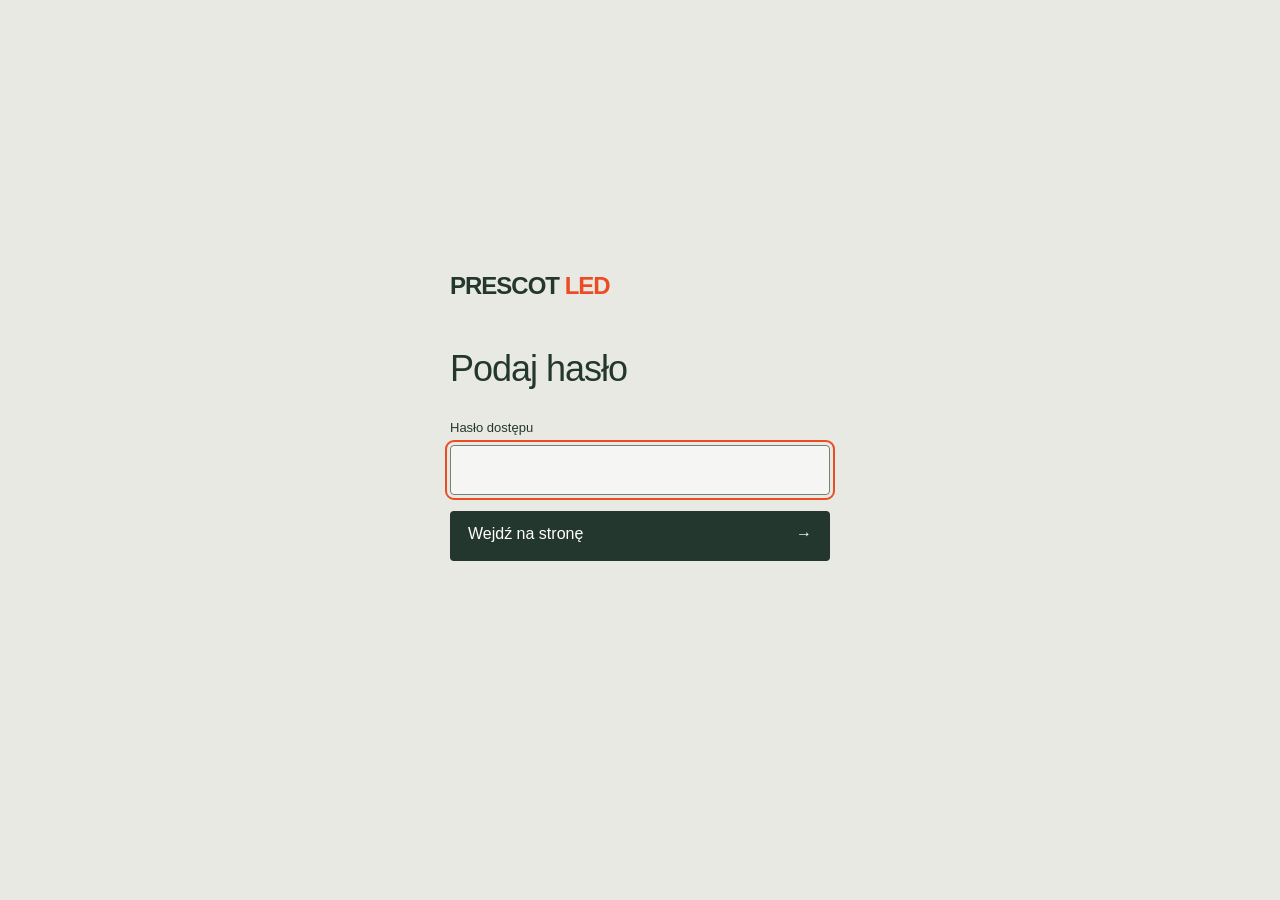
<file: access.html>
<!doctype html>
<html lang="pl">
<head>
  <meta charset="utf-8">
  <meta name="viewport" content="width=device-width, initial-scale=1">
  <meta name="robots" content="noindex, nofollow">
  <meta name="theme-color" content="#e8e9e2">
  <title>Dostęp do strony — PRESCOT</title>
  <script src="./site-access.js?v=1"></script>
  <link rel="stylesheet" href="./site-access.css?v=1">
</head>
<body>
  <main>
    <p class="brand">PRESCOT<span> LED</span></p>
    <h1>Podaj hasło</h1>
    <form>
      <label for="site-password">Hasło dostępu</label>
      <input id="site-password" name="password" type="password" autocomplete="current-password" required autofocus aria-describedby="access-status">
      <button type="submit">Wejdź na stronę <span aria-hidden="true">→</span></button>
      <p id="access-status" role="status" aria-live="polite"></p>
    </form>
    <noscript>Włącz JavaScript, aby wpisać hasło i otworzyć stronę.</noscript>
  </main>
</body>
</html>
</file>
<file: site-access.css>
*{box-sizing:border-box}html{color-scheme:light;background:#e8e9e2;color:#24372f;font-family:Arial,sans-serif}body{margin:0;min-height:100svh;display:grid;place-items:center;padding:24px}main{width:100%;max-width:380px}.brand{font-size:24px;font-weight:800;letter-spacing:-1px;margin:0 0 48px}.brand span{color:#ed4b24}h1{font-size:36px;letter-spacing:-1px;font-weight:400;margin:0 0 30px}label{display:block;font-size:13px;margin-bottom:10px}input,button{width:100%;font:inherit;border-radius:4px;min-height:50px}input{border:1px solid #738176;background:#fff9;padding:12px;color:inherit}button{border:0;background:#24372f;color:white;padding:14px 18px;margin-top:16px;cursor:pointer;display:flex;justify-content:space-between}button:disabled{opacity:.6;cursor:wait}input:focus-visible,button:focus-visible{outline:2px solid #ed4b24;outline-offset:3px}#access-status{min-height:40px;font-size:14px;line-height:1.5;color:#9c3016;margin-top:14px}
</file>
